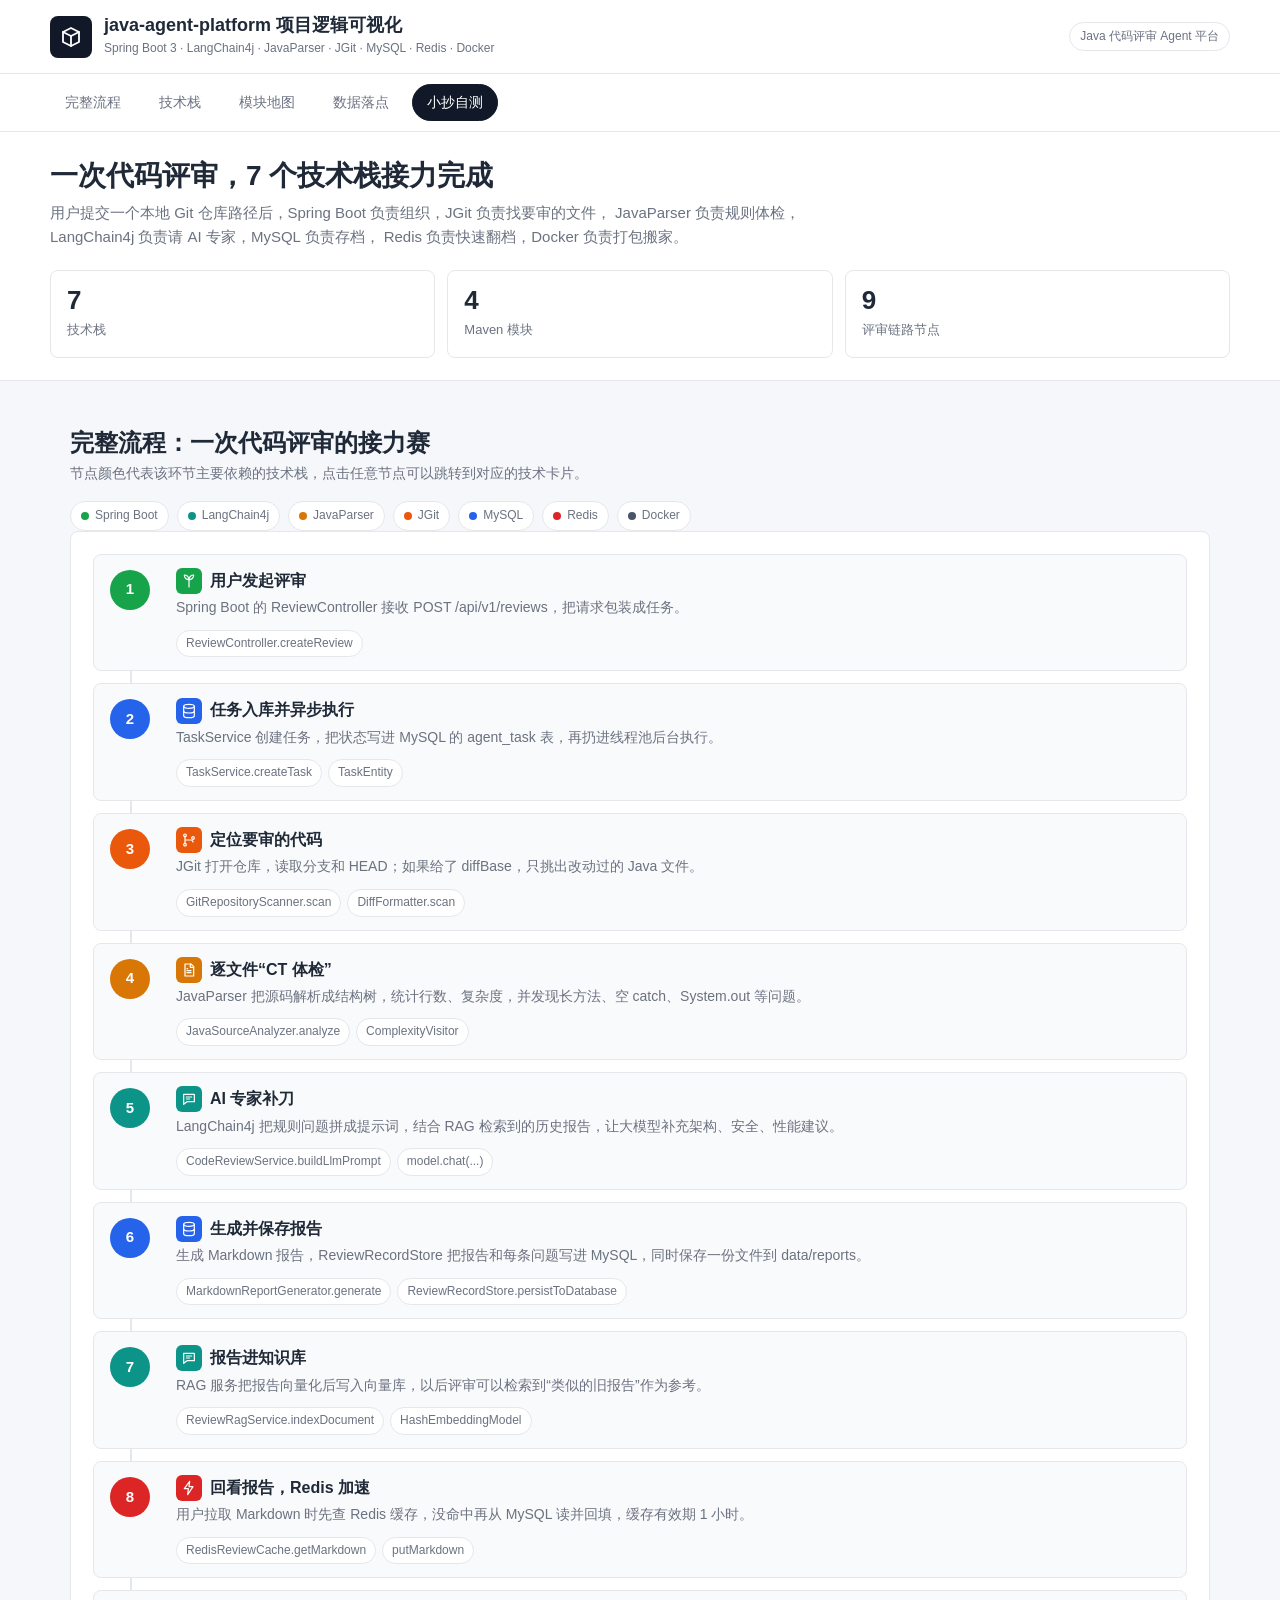
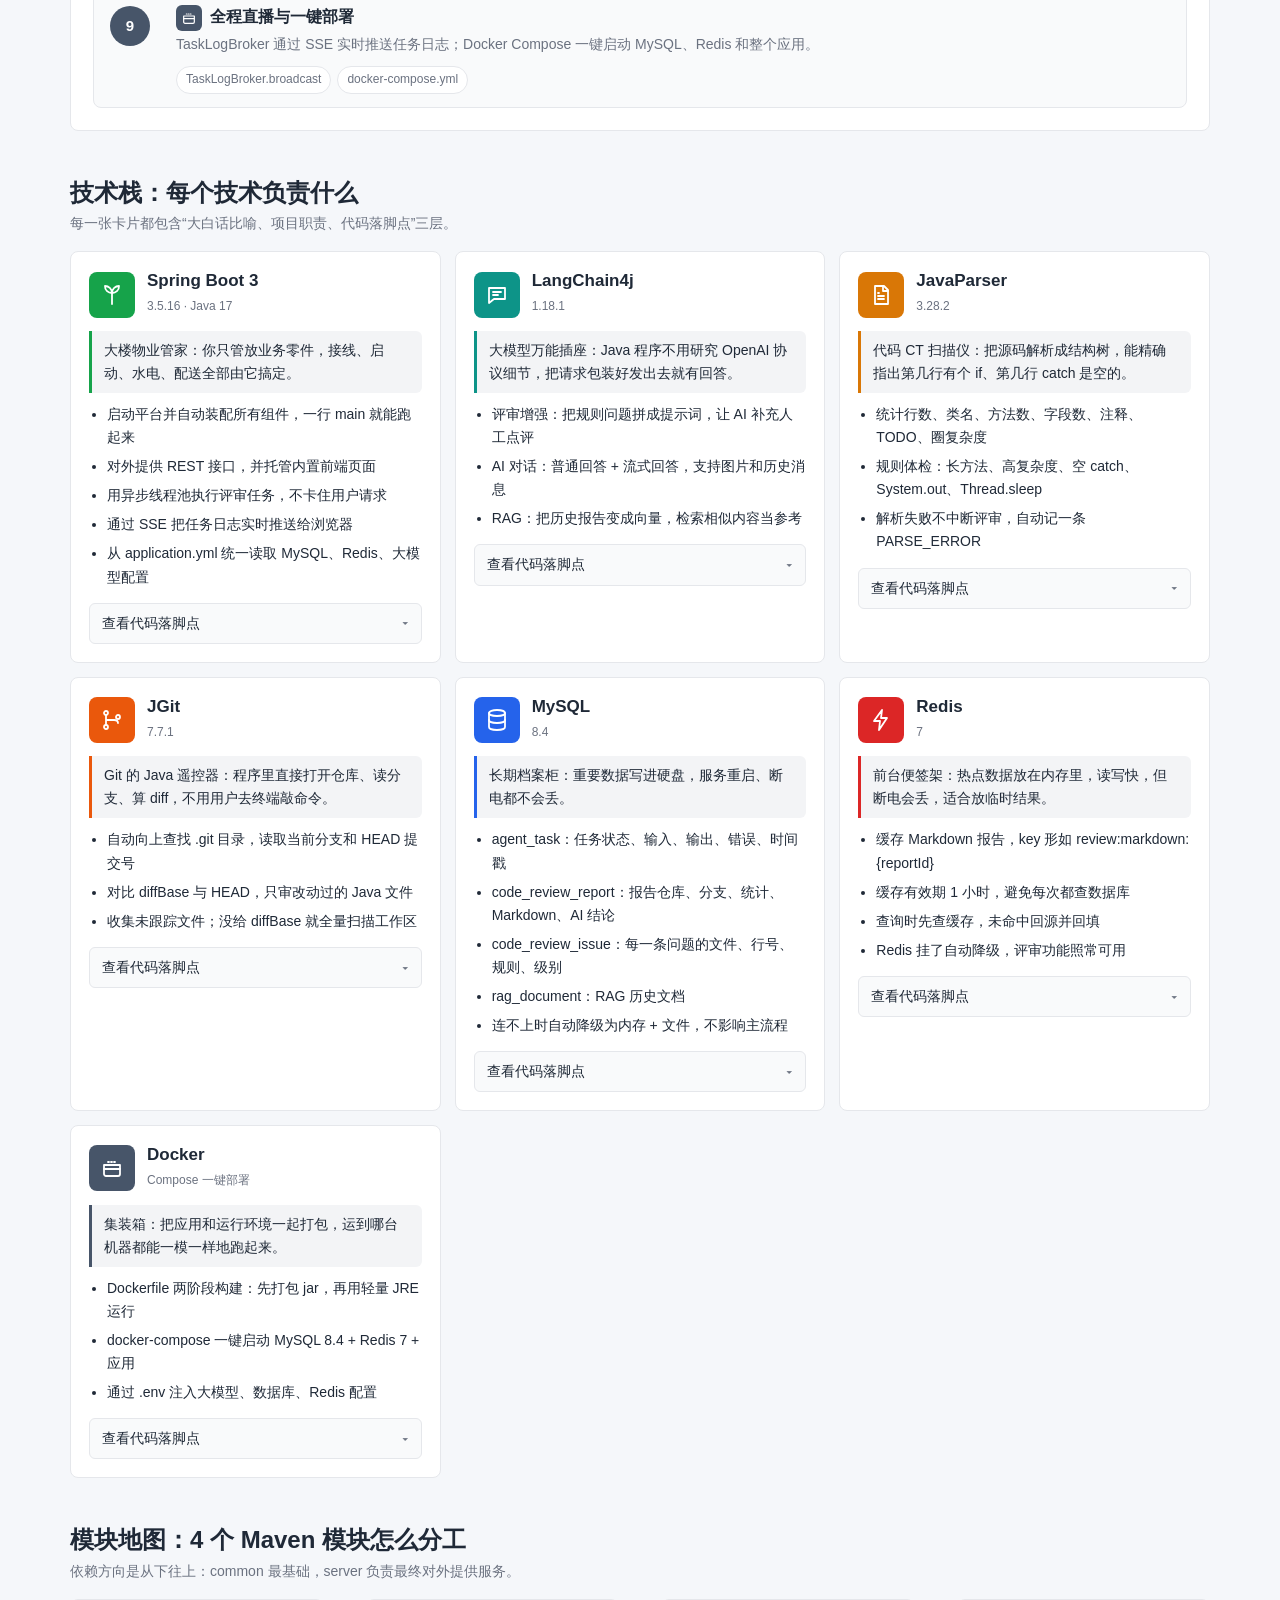
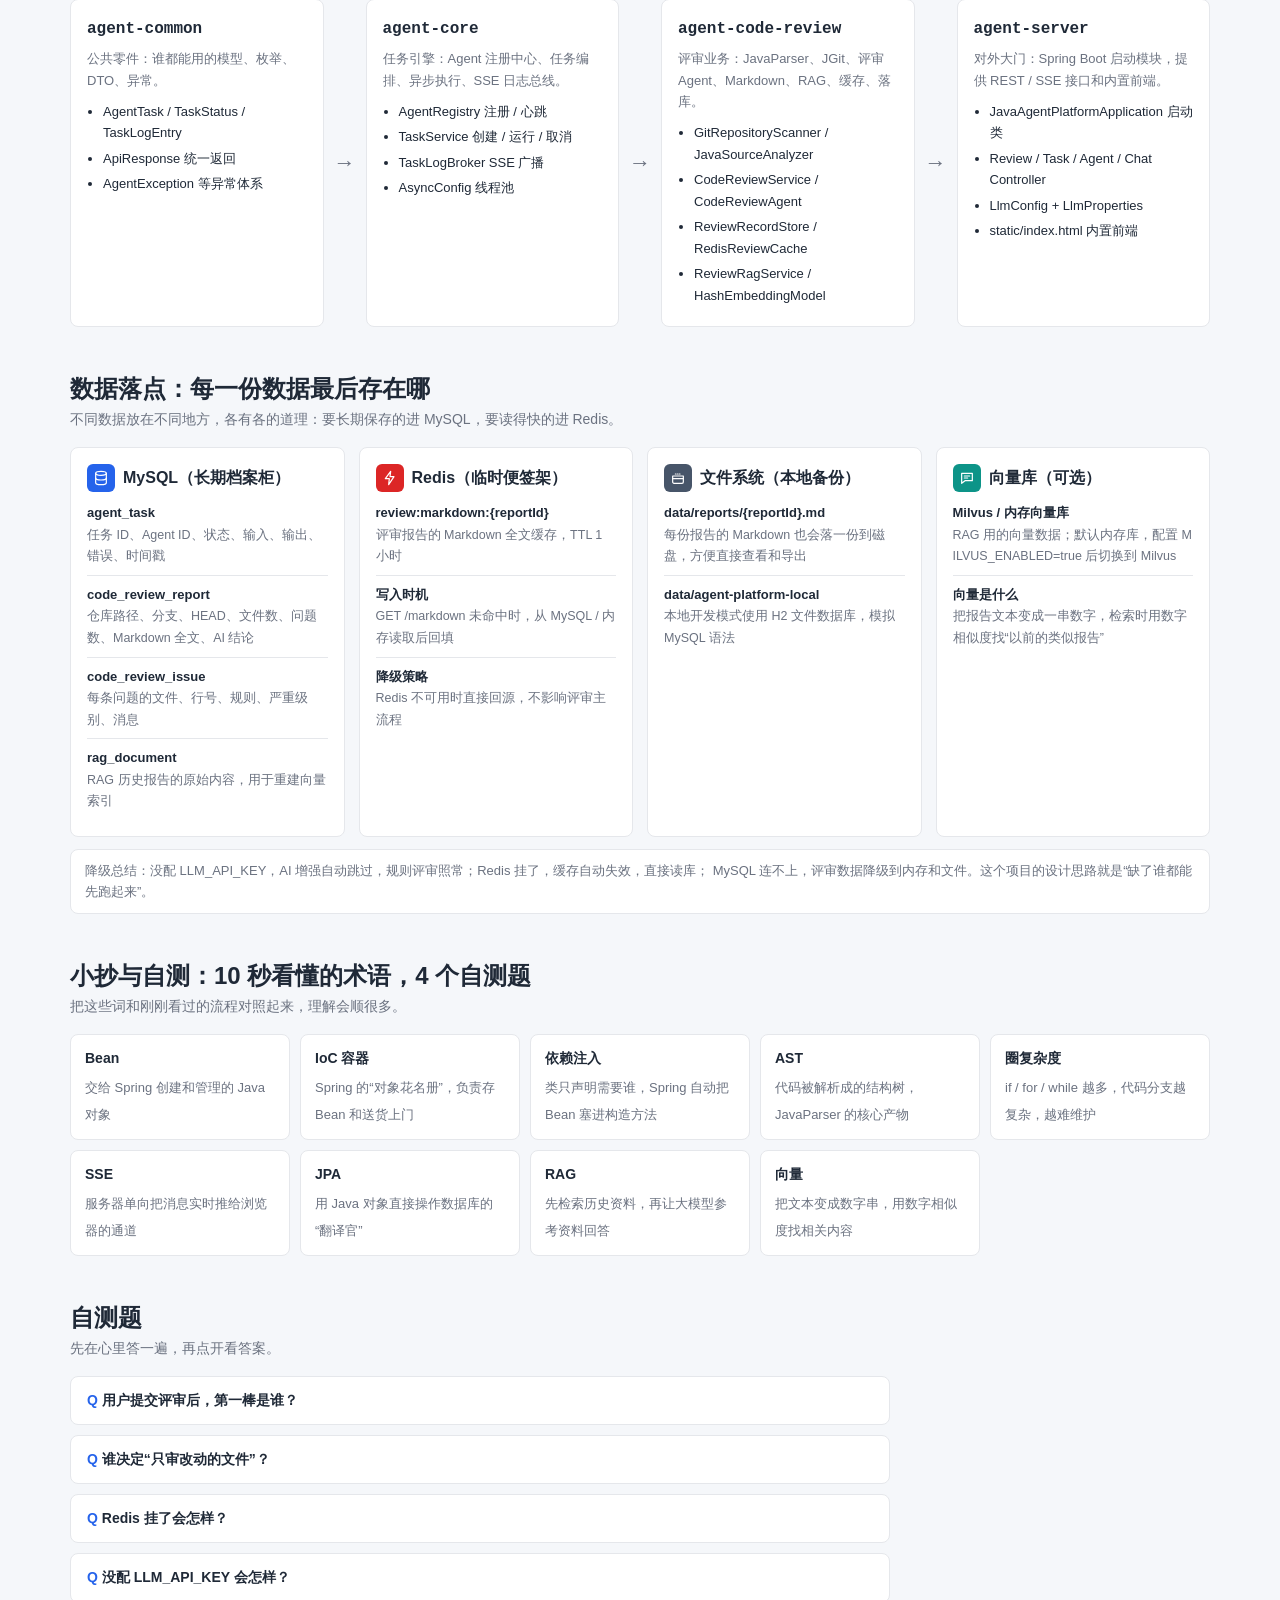
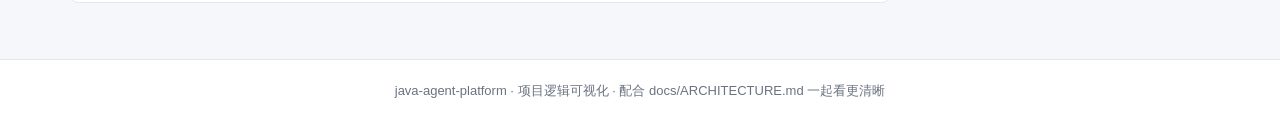
<file: docs/project-visualization.html>
<!DOCTYPE html>
<html lang="zh-CN">
<head>
<meta charset="UTF-8">
<meta name="viewport" content="width=device-width, initial-scale=1.0">
<meta name="color-scheme" content="light">
<title>java-agent-platform 项目逻辑可视化</title>
<style>
  :root {
    --bg: #f5f7fa;
    --surface: #ffffff;
    --ink: #1f2937;
    --muted: #6b7280;
    --line: #e5e7eb;
    --soft: #f3f4f6;
    --spring: #16a34a;
    --langchain: #0d9488;
    --javaparser: #d97706;
    --jgit: #ea580c;
    --mysql: #2563eb;
    --redis: #dc2626;
    --docker: #475569;
  }

  * { box-sizing: border-box; }

  html { scroll-behavior: smooth; }

  body {
    margin: 0;
    background: var(--bg);
    color: var(--ink);
    font-family: -apple-system, BlinkMacSystemFont, "Segoe UI", "Microsoft YaHei", "PingFang SC", sans-serif;
    line-height: 1.65;
    letter-spacing: 0;
  }

  section { scroll-margin-top: 96px; }

  .wrap {
    max-width: 1180px;
    margin: 0 auto;
    padding: 0 20px;
  }

  .topbar {
    background: var(--surface);
    border-bottom: 1px solid var(--line);
  }

  .topbar-inner {
    display: flex;
    align-items: center;
    justify-content: space-between;
    gap: 16px;
    flex-wrap: wrap;
    padding: 14px 0;
  }

  .brand {
    display: flex;
    align-items: center;
    gap: 12px;
    min-width: 0;
  }

  .brand-logo {
    width: 42px;
    height: 42px;
    border-radius: 8px;
    background: #111827;
    color: #fff;
    display: grid;
    place-items: center;
    flex: none;
  }

  .brand-logo svg { width: 24px; height: 24px; }

  .brand h1 {
    margin: 0;
    font-size: 18px;
    line-height: 1.3;
  }

  .brand small {
    display: block;
    color: var(--muted);
    font-size: 12px;
    margin-top: 2px;
  }

  .badge {
    display: inline-flex;
    align-items: center;
    gap: 6px;
    font-size: 12px;
    color: var(--muted);
    border: 1px solid var(--line);
    border-radius: 999px;
    padding: 4px 10px;
    background: var(--surface);
    white-space: nowrap;
  }

  .site-nav {
    position: sticky;
    top: 0;
    z-index: 50;
    background: rgba(255, 255, 255, 0.94);
    backdrop-filter: blur(8px);
    border-bottom: 1px solid var(--line);
  }

  .nav-inner {
    display: flex;
    gap: 8px;
    overflow-x: auto;
    padding: 10px 0;
    scrollbar-width: thin;
  }

  .nav-link {
    flex: none;
    text-decoration: none;
    color: var(--muted);
    font-size: 14px;
    border: 1px solid transparent;
    border-radius: 999px;
    padding: 6px 14px;
    transition: background 0.2s, color 0.2s, border-color 0.2s;
  }

  .nav-link:hover { color: var(--ink); background: var(--soft); }

  .nav-link.active {
    background: #111827;
    color: #fff;
    border-color: #111827;
  }

  .hero {
    background: var(--surface);
    border-bottom: 1px solid var(--line);
  }

  .hero-inner {
    padding: 26px 0 22px;
  }

  .hero-title {
    font-size: 28px;
    margin: 0 0 6px;
    line-height: 1.3;
  }

  .hero-sub {
    color: var(--muted);
    margin: 0;
    max-width: 760px;
    font-size: 15px;
  }

  .stat-grid {
    display: grid;
    grid-template-columns: repeat(3, minmax(0, 1fr));
    gap: 12px;
    margin-top: 20px;
  }

  .stat {
    background: var(--surface);
    border: 1px solid var(--line);
    border-radius: 8px;
    padding: 14px 16px;
    min-width: 0;
  }

  .stat b {
    display: block;
    font-size: 26px;
    line-height: 1.2;
  }

  .stat span {
    color: var(--muted);
    font-size: 13px;
  }

  .section-head {
    margin: 46px 0 16px;
  }

  .section-head h2 {
    font-size: 24px;
    margin: 0 0 4px;
    line-height: 1.3;
  }

  .section-head p {
    color: var(--muted);
    margin: 0;
    font-size: 14px;
  }

  .legend {
    display: flex;
    flex-wrap: wrap;
    gap: 8px;
    margin-top: 12px;
  }

  .legend-item {
    display: inline-flex;
    align-items: center;
    gap: 6px;
    font-size: 12px;
    color: var(--muted);
    background: var(--surface);
    border: 1px solid var(--line);
    border-radius: 999px;
    padding: 4px 10px;
  }

  .legend-dot {
    width: 8px;
    height: 8px;
    border-radius: 50%;
    flex: none;
  }

  .flow-card {
    background: var(--surface);
    border: 1px solid var(--line);
    border-radius: 8px;
    padding: 22px;
    position: relative;
  }

  .flow {
    position: relative;
    display: flex;
    flex-direction: column;
    gap: 12px;
  }

  .flow::before {
    content: "";
    position: absolute;
    left: 37px;
    top: 34px;
    bottom: 34px;
    width: 2px;
    background: var(--line);
  }

  .flow-dot {
    position: absolute;
    left: 32px;
    width: 10px;
    height: 10px;
    border-radius: 50%;
    background: #111827;
    animation: travel 12s linear infinite;
    z-index: 1;
  }

  @keyframes travel {
    0% { top: 4%; opacity: 0; }
    8% { opacity: 1; }
    92% { opacity: 1; }
    100% { top: 96%; opacity: 0; }
  }

  .flow-node {
    position: relative;
    z-index: 2;
    width: 100%;
    display: grid;
    grid-template-columns: 52px 1fr;
    gap: 14px;
    align-items: start;
    text-align: left;
    background: #f9fafb;
    border: 1px solid var(--line);
    border-radius: 8px;
    padding: 13px 16px;
    cursor: pointer;
    font: inherit;
    color: inherit;
    transition: transform 0.18s, border-color 0.18s, box-shadow 0.18s;
  }

  .flow-node:hover {
    transform: translateY(-2px);
    border-color: #9ca3af;
    box-shadow: 0 6px 16px rgba(17, 24, 39, 0.08);
  }

  .flow-node:focus-visible {
    outline: 3px solid rgba(37, 99, 235, 0.4);
    outline-offset: 1px;
  }

  .flow-num {
    width: 40px;
    height: 40px;
    border-radius: 50%;
    display: grid;
    place-items: center;
    color: #fff;
    font-weight: 700;
    font-size: 15px;
    margin-top: 2px;
  }

  .flow-title {
    margin: 0;
    font-weight: 700;
    font-size: 16px;
    display: flex;
    flex-wrap: wrap;
    align-items: center;
    gap: 8px;
  }

  .flow-title .icon-badge {
    width: 26px;
    height: 26px;
    border-radius: 6px;
  }

  .flow-title .icon-badge svg { width: 16px; height: 16px; }

  .flow-sub {
    color: var(--muted);
    font-size: 14px;
    margin: 5px 0 0;
  }

  .flow-chips {
    display: flex;
    flex-wrap: wrap;
    gap: 6px;
    margin-top: 9px;
  }

  .chip {
    font-size: 12px;
    padding: 3px 9px;
    border-radius: 999px;
    background: var(--surface);
    border: 1px solid var(--line);
    color: var(--muted);
    white-space: nowrap;
  }

  .tech-grid {
    display: grid;
    grid-template-columns: repeat(auto-fit, minmax(320px, 1fr));
    gap: 14px;
  }

  .tech-card {
    background: var(--surface);
    border: 1px solid var(--line);
    border-radius: 8px;
    padding: 18px;
    min-width: 0;
    transition: border-color 0.2s, box-shadow 0.2s;
  }

  .tech-card.flash {
    animation: card-flash 1.3s ease;
  }

  @keyframes card-flash {
    0%, 100% { box-shadow: none; }
    30% { box-shadow: 0 0 0 5px rgba(17, 24, 39, 0.16); }
  }

  .card-top {
    display: flex;
    align-items: center;
    gap: 12px;
  }

  .icon-badge {
    width: 46px;
    height: 46px;
    border-radius: 8px;
    color: #fff;
    display: grid;
    place-items: center;
    flex: none;
  }

  .icon-badge svg { width: 24px; height: 24px; }

  .card-meta { min-width: 0; }

  .card-meta h3 {
    margin: 0;
    font-size: 17px;
    line-height: 1.3;
  }

  .card-meta .version {
    color: var(--muted);
    font-size: 12px;
  }

  .metaphor {
    margin: 12px 0 0;
    padding: 8px 12px;
    background: var(--soft);
    border-left: 3px solid var(--accent, #111827);
    border-radius: 0 6px 6px 0;
    font-size: 14px;
  }

  .role-list {
    margin: 10px 0 0;
    padding-left: 18px;
    font-size: 14px;
  }

  .role-list li { margin-bottom: 6px; }

  .toggle {
    margin-top: 14px;
    width: 100%;
    display: flex;
    align-items: center;
    justify-content: space-between;
    gap: 8px;
    font: inherit;
    font-size: 14px;
    color: var(--ink);
    background: #f9fafb;
    border: 1px solid var(--line);
    border-radius: 6px;
    padding: 8px 12px;
    cursor: pointer;
  }

  .toggle:hover { border-color: #9ca3af; }

  .toggle-arrow {
    color: var(--muted);
    font-size: 13px;
  }

  .details {
    max-height: 0;
    overflow: hidden;
    transition: max-height 0.35s ease;
  }

  .details.open { max-height: 900px; }

  .details-inner {
    margin-top: 12px;
    padding-top: 12px;
    border-top: 1px dashed var(--line);
    font-size: 13px;
  }

  .details-inner h4 {
    margin: 0 0 8px;
    font-size: 13px;
    color: var(--muted);
    font-weight: 600;
  }

  .code-line {
    display: inline-block;
    margin: 2px 0;
    padding: 2px 7px;
    background: var(--soft);
    border-radius: 4px;
    font-family: Consolas, "Courier New", monospace;
    font-size: 12.5px;
    word-break: break-all;
    line-height: 1.6;
  }

  .module-map {
    display: flex;
    flex-wrap: wrap;
    align-items: stretch;
    gap: 10px;
  }

  .module-card {
    flex: 1 1 220px;
    background: var(--surface);
    border: 1px solid var(--line);
    border-radius: 8px;
    padding: 16px;
    min-width: 0;
  }

  .module-card h3 {
    margin: 0 0 6px;
    font-size: 16px;
    font-family: Consolas, "Courier New", monospace;
  }

  .module-card p {
    margin: 0 0 10px;
    color: var(--muted);
    font-size: 13px;
  }

  .module-card ul {
    margin: 0;
    padding-left: 16px;
    font-size: 13px;
  }

  .module-card li { margin-bottom: 4px; }

  .module-arrow {
    align-self: center;
    color: var(--muted);
    font-size: 22px;
    flex: none;
    line-height: 1;
  }

  .data-grid {
    display: grid;
    grid-template-columns: repeat(auto-fit, minmax(250px, 1fr));
    gap: 14px;
  }

  .data-card {
    background: var(--surface);
    border: 1px solid var(--line);
    border-radius: 8px;
    padding: 16px;
    min-width: 0;
  }

  .data-card h3 {
    margin: 0 0 10px;
    font-size: 16px;
    display: flex;
    align-items: center;
    gap: 8px;
  }

  .data-card h3 .icon-badge {
    width: 28px;
    height: 28px;
    border-radius: 6px;
  }

  .data-card h3 .icon-badge svg { width: 16px; height: 16px; }

  .data-row {
    border-top: 1px solid var(--line);
    padding: 8px 0;
    font-size: 13px;
  }

  .data-row:first-of-type { border-top: 0; padding-top: 0; }

  .data-row b {
    display: block;
    font-size: 13px;
  }

  .data-row span {
    color: var(--muted);
    font-size: 12.5px;
    word-break: break-all;
  }

  .note {
    margin-top: 12px;
    font-size: 13px;
    color: var(--muted);
    background: var(--surface);
    border: 1px solid var(--line);
    border-radius: 8px;
    padding: 10px 14px;
  }

  .gloss-grid {
    display: grid;
    grid-template-columns: repeat(auto-fit, minmax(220px, 1fr));
    gap: 10px;
  }

  .gloss-item {
    background: var(--surface);
    border: 1px solid var(--line);
    border-radius: 8px;
    padding: 12px 14px;
  }

  .gloss-item b {
    display: block;
    margin-bottom: 4px;
    font-size: 14px;
  }

  .gloss-item span {
    color: var(--muted);
    font-size: 13px;
  }

  .qa-list { max-width: 820px; }

  .qa {
    background: var(--surface);
    border: 1px solid var(--line);
    border-radius: 8px;
    margin-bottom: 10px;
    overflow: hidden;
  }

  .qa summary {
    cursor: pointer;
    padding: 12px 16px;
    font-weight: 600;
    font-size: 14px;
    list-style: none;
  }

  .qa summary::-webkit-details-marker { display: none; }

  .qa summary::before {
    content: "Q  ";
    color: var(--mysql);
    font-weight: 800;
  }

  .qa[open] summary {
    border-bottom: 1px solid var(--line);
    background: #f9fafb;
  }

  .qa-body {
    padding: 12px 16px;
    font-size: 14px;
    color: var(--ink);
  }

  .qa-body::before {
    content: "A  ";
    color: var(--spring);
    font-weight: 800;
  }

  footer {
    margin-top: 56px;
    border-top: 1px solid var(--line);
    background: var(--surface);
  }

  .footer-inner {
    padding: 20px 0;
    color: var(--muted);
    font-size: 13px;
    text-align: center;
  }

  .c-spring { background: var(--spring); }
  .c-langchain { background: var(--langchain); }
  .c-javaparser { background: var(--javaparser); }
  .c-jgit { background: var(--jgit); }
  .c-mysql { background: var(--mysql); }
  .c-redis { background: var(--redis); }
  .c-docker { background: var(--docker); }

  .dot-spring { background: var(--spring); }
  .dot-langchain { background: var(--langchain); }
  .dot-javaparser { background: var(--javaparser); }
  .dot-jgit { background: var(--jgit); }
  .dot-mysql { background: var(--mysql); }
  .dot-redis { background: var(--redis); }
  .dot-docker { background: var(--docker); }

  @media (max-width: 760px) {
    .hero-title { font-size: 23px; }
    .stat-grid { grid-template-columns: 1fr; }
    .flow-card { padding: 16px; }
    .flow::before { left: 30px; }
    .flow-dot { left: 25px; }
    .flow-node { grid-template-columns: 44px 1fr; gap: 10px; padding: 12px; }
    .flow-num { width: 34px; height: 34px; font-size: 13px; }
    .module-arrow { transform: rotate(90deg); }
    .tech-grid { grid-template-columns: 1fr; }
  }

  @media (prefers-reduced-motion: reduce) {
    html { scroll-behavior: auto; }
    .flow-dot { display: none; }
    .tech-card.flash { animation: none; }
  }
</style>
</head>
<body>

<div class="topbar">
  <div class="wrap topbar-inner">
    <div class="brand">
      <div class="brand-logo" data-icon="box"></div>
      <div>
        <h1>java-agent-platform 项目逻辑可视化</h1>
        <small>Spring Boot 3 · LangChain4j · JavaParser · JGit · MySQL · Redis · Docker</small>
      </div>
    </div>
    <span class="badge">Java 代码评审 Agent 平台</span>
  </div>
</div>

<nav class="site-nav" aria-label="页面导航">
  <div class="wrap nav-inner">
    <a class="nav-link active" href="#flow">完整流程</a>
    <a class="nav-link" href="#tech">技术栈</a>
    <a class="nav-link" href="#modules">模块地图</a>
    <a class="nav-link" href="#data">数据落点</a>
    <a class="nav-link" href="#cheatsheet">小抄自测</a>
  </div>
</nav>

<header class="hero">
  <div class="wrap hero-inner">
    <h2 class="hero-title">一次代码评审，7 个技术栈接力完成</h2>
    <p class="hero-sub">
      用户提交一个本地 Git 仓库路径后，Spring Boot 负责组织，JGit 负责找要审的文件，
      JavaParser 负责规则体检，LangChain4j 负责请 AI 专家，MySQL 负责存档，
      Redis 负责快速翻档，Docker 负责打包搬家。
    </p>
    <div class="stat-grid">
      <div class="stat"><b>7</b><span>技术栈</span></div>
      <div class="stat"><b>4</b><span>Maven 模块</span></div>
      <div class="stat"><b>9</b><span>评审链路节点</span></div>
    </div>
  </div>
</header>

<main class="wrap">

  <section id="flow">
    <div class="section-head">
      <h2>完整流程：一次代码评审的接力赛</h2>
      <p>节点颜色代表该环节主要依赖的技术栈，点击任意节点可以跳转到对应的技术卡片。</p>
    </div>

    <div class="legend">
      <span class="legend-item"><span class="legend-dot dot-spring"></span>Spring Boot</span>
      <span class="legend-item"><span class="legend-dot dot-langchain"></span>LangChain4j</span>
      <span class="legend-item"><span class="legend-dot dot-javaparser"></span>JavaParser</span>
      <span class="legend-item"><span class="legend-dot dot-jgit"></span>JGit</span>
      <span class="legend-item"><span class="legend-dot dot-mysql"></span>MySQL</span>
      <span class="legend-item"><span class="legend-dot dot-redis"></span>Redis</span>
      <span class="legend-item"><span class="legend-dot dot-docker"></span>Docker</span>
    </div>

    <div class="flow-card">
      <div class="flow">
        <div class="flow-dot"></div>

        <button class="flow-node" data-tech="spring" type="button">
          <span class="flow-num c-spring">1</span>
          <span>
            <span class="flow-title"><span class="icon-badge c-spring" data-icon="spring"></span>用户发起评审</span>
            <span class="flow-sub">Spring Boot 的 ReviewController 接收 POST /api/v1/reviews，把请求包装成任务。</span>
            <span class="flow-chips"><span class="chip">ReviewController.createReview</span></span>
          </span>
        </button>

        <button class="flow-node" data-tech="spring mysql" type="button">
          <span class="flow-num c-mysql">2</span>
          <span>
            <span class="flow-title"><span class="icon-badge c-mysql" data-icon="mysql"></span>任务入库并异步执行</span>
            <span class="flow-sub">TaskService 创建任务，把状态写进 MySQL 的 agent_task 表，再扔进线程池后台执行。</span>
            <span class="flow-chips"><span class="chip">TaskService.createTask</span><span class="chip">TaskEntity</span></span>
          </span>
        </button>

        <button class="flow-node" data-tech="jgit" type="button">
          <span class="flow-num c-jgit">3</span>
          <span>
            <span class="flow-title"><span class="icon-badge c-jgit" data-icon="jgit"></span>定位要审的代码</span>
            <span class="flow-sub">JGit 打开仓库，读取分支和 HEAD；如果给了 diffBase，只挑出改动过的 Java 文件。</span>
            <span class="flow-chips"><span class="chip">GitRepositoryScanner.scan</span><span class="chip">DiffFormatter.scan</span></span>
          </span>
        </button>

        <button class="flow-node" data-tech="javaparser" type="button">
          <span class="flow-num c-javaparser">4</span>
          <span>
            <span class="flow-title"><span class="icon-badge c-javaparser" data-icon="javaparser"></span>逐文件“CT 体检”</span>
            <span class="flow-sub">JavaParser 把源码解析成结构树，统计行数、复杂度，并发现长方法、空 catch、System.out 等问题。</span>
            <span class="flow-chips"><span class="chip">JavaSourceAnalyzer.analyze</span><span class="chip">ComplexityVisitor</span></span>
          </span>
        </button>

        <button class="flow-node" data-tech="langchain" type="button">
          <span class="flow-num c-langchain">5</span>
          <span>
            <span class="flow-title"><span class="icon-badge c-langchain" data-icon="langchain"></span>AI 专家补刀</span>
            <span class="flow-sub">LangChain4j 把规则问题拼成提示词，结合 RAG 检索到的历史报告，让大模型补充架构、安全、性能建议。</span>
            <span class="flow-chips"><span class="chip">CodeReviewService.buildLlmPrompt</span><span class="chip">model.chat(...)</span></span>
          </span>
        </button>

        <button class="flow-node" data-tech="mysql" type="button">
          <span class="flow-num c-mysql">6</span>
          <span>
            <span class="flow-title"><span class="icon-badge c-mysql" data-icon="mysql"></span>生成并保存报告</span>
            <span class="flow-sub">生成 Markdown 报告，ReviewRecordStore 把报告和每条问题写进 MySQL，同时保存一份文件到 data/reports。</span>
            <span class="flow-chips"><span class="chip">MarkdownReportGenerator.generate</span><span class="chip">ReviewRecordStore.persistToDatabase</span></span>
          </span>
        </button>

        <button class="flow-node" data-tech="langchain" type="button">
          <span class="flow-num c-langchain">7</span>
          <span>
            <span class="flow-title"><span class="icon-badge c-langchain" data-icon="langchain"></span>报告进知识库</span>
            <span class="flow-sub">RAG 服务把报告向量化后写入向量库，以后评审可以检索到“类似的旧报告”作为参考。</span>
            <span class="flow-chips"><span class="chip">ReviewRagService.indexDocument</span><span class="chip">HashEmbeddingModel</span></span>
          </span>
        </button>

        <button class="flow-node" data-tech="redis" type="button">
          <span class="flow-num c-redis">8</span>
          <span>
            <span class="flow-title"><span class="icon-badge c-redis" data-icon="redis"></span>回看报告，Redis 加速</span>
            <span class="flow-sub">用户拉取 Markdown 时先查 Redis 缓存，没命中再从 MySQL 读并回填，缓存有效期 1 小时。</span>
            <span class="flow-chips"><span class="chip">RedisReviewCache.getMarkdown</span><span class="chip">putMarkdown</span></span>
          </span>
        </button>

        <button class="flow-node" data-tech="spring docker" type="button">
          <span class="flow-num c-docker">9</span>
          <span>
            <span class="flow-title"><span class="icon-badge c-docker" data-icon="docker"></span>全程直播与一键部署</span>
            <span class="flow-sub">TaskLogBroker 通过 SSE 实时推送任务日志；Docker Compose 一键启动 MySQL、Redis 和整个应用。</span>
            <span class="flow-chips"><span class="chip">TaskLogBroker.broadcast</span><span class="chip">docker-compose.yml</span></span>
          </span>
        </button>
      </div>
    </div>
  </section>

  <section id="tech">
    <div class="section-head">
      <h2>技术栈：每个技术负责什么</h2>
      <p>每一张卡片都包含“大白话比喻、项目职责、代码落脚点”三层。</p>
    </div>

    <div class="tech-grid">

      <article class="tech-card" id="tech-spring" style="--accent: var(--spring)">
        <div class="card-top">
          <div class="icon-badge c-spring" data-icon="spring"></div>
          <div class="card-meta">
            <h3>Spring Boot 3</h3>
            <span class="version">3.5.16 · Java 17</span>
          </div>
        </div>
        <p class="metaphor">大楼物业管家：你只管放业务零件，接线、启动、水电、配送全部由它搞定。</p>
        <ul class="role-list">
          <li>启动平台并自动装配所有组件，一行 main 就能跑起来</li>
          <li>对外提供 REST 接口，并托管内置前端页面</li>
          <li>用异步线程池执行评审任务，不卡住用户请求</li>
          <li>通过 SSE 把任务日志实时推送给浏览器</li>
          <li>从 application.yml 统一读取 MySQL、Redis、大模型配置</li>
        </ul>
        <button class="toggle" data-target="detail-spring" type="button" aria-expanded="false">
          <span>查看代码落脚点</span><span class="toggle-arrow">▾</span>
        </button>
        <div class="details" id="detail-spring">
          <div class="details-inner">
            <h4>入口与配置</h4>
            <span class="code-line">agent-server/.../JavaAgentPlatformApplication.java（@SpringBootApplication + main）</span>
            <span class="code-line">agent-server/src/main/resources/application.yml</span>
            <h4>关键类与方法</h4>
            <span class="code-line">ReviewController.createReview</span>
            <span class="code-line">TaskService.createTask / runTask</span>
            <span class="code-line">TaskLogBroker.broadcast / subscribe</span>
            <span class="code-line">AsyncConfig.agentTaskExecutor</span>
            <span class="code-line">GlobalExceptionHandler</span>
          </div>
        </div>
      </article>

      <article class="tech-card" id="tech-langchain" style="--accent: var(--langchain)">
        <div class="card-top">
          <div class="icon-badge c-langchain" data-icon="langchain"></div>
          <div class="card-meta">
            <h3>LangChain4j</h3>
            <span class="version">1.18.1</span>
          </div>
        </div>
        <p class="metaphor">大模型万能插座：Java 程序不用研究 OpenAI 协议细节，把请求包装好发出去就有回答。</p>
        <ul class="role-list">
          <li>评审增强：把规则问题拼成提示词，让 AI 补充人工点评</li>
          <li>AI 对话：普通回答 + 流式回答，支持图片和历史消息</li>
          <li>RAG：把历史报告变成向量，检索相似内容当参考</li>
        </ul>
        <button class="toggle" data-target="detail-langchain" type="button" aria-expanded="false">
          <span>查看代码落脚点</span><span class="toggle-arrow">▾</span>
        </button>
        <div class="details" id="detail-langchain">
          <div class="details-inner">
            <h4>模型装配</h4>
            <span class="code-line">agent-server/.../config/LlmConfig.java（OpenAiChatModel / OpenAiStreamingChatModel）</span>
            <span class="code-line">LlmKeyCondition：没配 API Key 就不创建模型 Bean</span>
            <h4>关键类与方法</h4>
            <span class="code-line">CodeReviewService.buildLlmPrompt / model.chat</span>
            <span class="code-line">ChatService.chat / stream / buildLlmRequest</span>
            <span class="code-line">ReviewRagService.indexDocument / search</span>
            <span class="code-line">HashEmbeddingModel（本地免联网向量模型）</span>
            <span class="code-line">MilvusRagConfig（可选向量库）</span>
          </div>
        </div>
      </article>

      <article class="tech-card" id="tech-javaparser" style="--accent: var(--javaparser)">
        <div class="card-top">
          <div class="icon-badge c-javaparser" data-icon="javaparser"></div>
          <div class="card-meta">
            <h3>JavaParser</h3>
            <span class="version">3.28.2</span>
          </div>
        </div>
        <p class="metaphor">代码 CT 扫描仪：把源码解析成结构树，能精确指出第几行有个 if、第几行 catch 是空的。</p>
        <ul class="role-list">
          <li>统计行数、类名、方法数、字段数、注释、TODO、圈复杂度</li>
          <li>规则体检：长方法、高复杂度、空 catch、System.out、Thread.sleep</li>
          <li>解析失败不中断评审，自动记一条 PARSE_ERROR</li>
        </ul>
        <button class="toggle" data-target="detail-javaparser" type="button" aria-expanded="false">
          <span>查看代码落脚点</span><span class="toggle-arrow">▾</span>
        </button>
        <div class="details" id="detail-javaparser">
          <div class="details-inner">
            <h4>关键类与方法</h4>
            <span class="code-line">agent-code-review/.../util/JavaSourceAnalyzer.java</span>
            <span class="code-line">analyze（入口）</span>
            <span class="code-line">collectMethodIssues（长方法 / 高复杂度）</span>
            <span class="code-line">collectCatchIssues（空 catch / printStackTrace）</span>
            <span class="code-line">collectCallIssues（System.out / Thread.sleep）</span>
            <span class="code-line">ComplexityVisitor（圈复杂度统计）</span>
            <span class="code-line">模型：JavaFileSnapshot / CodeReviewIssue / Severity</span>
          </div>
        </div>
      </article>

      <article class="tech-card" id="tech-jgit" style="--accent: var(--jgit)">
        <div class="card-top">
          <div class="icon-badge c-jgit" data-icon="jgit"></div>
          <div class="card-meta">
            <h3>JGit</h3>
            <span class="version">7.7.1</span>
          </div>
        </div>
        <p class="metaphor">Git 的 Java 遥控器：程序里直接打开仓库、读分支、算 diff，不用用户去终端敲命令。</p>
        <ul class="role-list">
          <li>自动向上查找 .git 目录，读取当前分支和 HEAD 提交号</li>
          <li>对比 diffBase 与 HEAD，只审改动过的 Java 文件</li>
          <li>收集未跟踪文件；没给 diffBase 就全量扫描工作区</li>
        </ul>
        <button class="toggle" data-target="detail-jgit" type="button" aria-expanded="false">
          <span>查看代码落脚点</span><span class="toggle-arrow">▾</span>
        </button>
        <div class="details" id="detail-jgit">
          <div class="details-inner">
            <h4>关键类与方法</h4>
            <span class="code-line">agent-code-review/.../util/GitRepositoryScanner.java</span>
            <span class="code-line">scan（入口）</span>
            <span class="code-line">collectChangedJavaFiles（diff 改动文件）</span>
            <span class="code-line">DiffFormatter.scan（对比两个提交）</span>
            <span class="code-line">findGitDir（向上找 .git）</span>
            <span class="code-line">listWorkingTreeJavaFiles（全量扫描）</span>
            <span class="code-line">模型：GitRepositoryInfo</span>
          </div>
        </div>
      </article>

      <article class="tech-card" id="tech-mysql" style="--accent: var(--mysql)">
        <div class="card-top">
          <div class="icon-badge c-mysql" data-icon="mysql"></div>
          <div class="card-meta">
            <h3>MySQL</h3>
            <span class="version">8.4</span>
          </div>
        </div>
        <p class="metaphor">长期档案柜：重要数据写进硬盘，服务重启、断电都不会丢。</p>
        <ul class="role-list">
          <li>agent_task：任务状态、输入、输出、错误、时间戳</li>
          <li>code_review_report：报告仓库、分支、统计、Markdown、AI 结论</li>
          <li>code_review_issue：每一条问题的文件、行号、规则、级别</li>
          <li>rag_document：RAG 历史文档</li>
          <li>连不上时自动降级为内存 + 文件，不影响主流程</li>
        </ul>
        <button class="toggle" data-target="detail-mysql" type="button" aria-expanded="false">
          <span>查看代码落脚点</span><span class="toggle-arrow">▾</span>
        </button>
        <div class="details" id="detail-mysql">
          <div class="details-inner">
            <h4>配置</h4>
            <span class="code-line">application.yml：datasource + jpa（ddl-auto: update）</span>
            <span class="code-line">agent-server/pom.xml：mysql-connector-j</span>
            <h4>关键类与方法</h4>
            <span class="code-line">TaskEntity / TaskRepository</span>
            <span class="code-line">TaskService.toEntity / taskRepository.save</span>
            <span class="code-line">ReviewReportEntity / ReviewIssueEntity</span>
            <span class="code-line">ReviewRecordStore.persistToDatabase</span>
            <span class="code-line">RagDocumentEntity / RagDocumentRepository</span>
          </div>
        </div>
      </article>

      <article class="tech-card" id="tech-redis" style="--accent: var(--redis)">
        <div class="card-top">
          <div class="icon-badge c-redis" data-icon="redis"></div>
          <div class="card-meta">
            <h3>Redis</h3>
            <span class="version">7</span>
          </div>
        </div>
        <p class="metaphor">前台便签架：热点数据放在内存里，读写快，但断电会丢，适合放临时结果。</p>
        <ul class="role-list">
          <li>缓存 Markdown 报告，key 形如 review:markdown:{reportId}</li>
          <li>缓存有效期 1 小时，避免每次都查数据库</li>
          <li>查询时先查缓存，未命中回源并回填</li>
          <li>Redis 挂了自动降级，评审功能照常可用</li>
        </ul>
        <button class="toggle" data-target="detail-redis" type="button" aria-expanded="false">
          <span>查看代码落脚点</span><span class="toggle-arrow">▾</span>
        </button>
        <div class="details" id="detail-redis">
          <div class="details-inner">
            <h4>关键类与方法</h4>
            <span class="code-line">agent-code-review/.../cache/RedisReviewCache.java</span>
            <span class="code-line">putMarkdown（写缓存，TTL 1 小时）</span>
            <span class="code-line">getMarkdown（读缓存）</span>
            <span class="code-line">ReviewController.getMarkdown（先查缓存再回填）</span>
            <span class="code-line">application.yml：spring.data.redis + app.cache.redis-enabled</span>
          </div>
        </div>
      </article>

      <article class="tech-card" id="tech-docker" style="--accent: var(--docker)">
        <div class="card-top">
          <div class="icon-badge c-docker" data-icon="docker"></div>
          <div class="card-meta">
            <h3>Docker</h3>
            <span class="version">Compose 一键部署</span>
          </div>
        </div>
        <p class="metaphor">集装箱：把应用和运行环境一起打包，运到哪台机器都能一模一样地跑起来。</p>
        <ul class="role-list">
          <li>Dockerfile 两阶段构建：先打包 jar，再用轻量 JRE 运行</li>
          <li>docker-compose 一键启动 MySQL 8.4 + Redis 7 + 应用</li>
          <li>通过 .env 注入大模型、数据库、Redis 配置</li>
        </ul>
        <button class="toggle" data-target="detail-docker" type="button" aria-expanded="false">
          <span>查看代码落脚点</span><span class="toggle-arrow">▾</span>
        </button>
        <div class="details" id="detail-docker">
          <div class="details-inner">
            <h4>关键文件</h4>
            <span class="code-line">Dockerfile：FROM maven:3.9-eclipse-temurin-17 AS build</span>
            <span class="code-line">Dockerfile：FROM eclipse-temurin:17-jre（运行阶段）</span>
            <span class="code-line">docker-compose.yml：mysql / redis / app 三个服务</span>
            <span class="code-line">.env.example：环境变量模板</span>
            <span class="code-line">docs/DEPLOY_DOCKER.md：部署文档</span>
          </div>
        </div>
      </article>

    </div>
  </section>

  <section id="modules">
    <div class="section-head">
      <h2>模块地图：4 个 Maven 模块怎么分工</h2>
      <p>依赖方向是从下往上：common 最基础，server 负责最终对外提供服务。</p>
    </div>

    <div class="module-map">
      <div class="module-card">
        <h3>agent-common</h3>
        <p>公共零件：谁都能用的模型、枚举、DTO、异常。</p>
        <ul>
          <li>AgentTask / TaskStatus / TaskLogEntry</li>
          <li>ApiResponse 统一返回</li>
          <li>AgentException 等异常体系</li>
        </ul>
      </div>
      <div class="module-arrow">→</div>
      <div class="module-card">
        <h3>agent-core</h3>
        <p>任务引擎：Agent 注册中心、任务编排、异步执行、SSE 日志总线。</p>
        <ul>
          <li>AgentRegistry 注册 / 心跳</li>
          <li>TaskService 创建 / 运行 / 取消</li>
          <li>TaskLogBroker SSE 广播</li>
          <li>AsyncConfig 线程池</li>
        </ul>
      </div>
      <div class="module-arrow">→</div>
      <div class="module-card">
        <h3>agent-code-review</h3>
        <p>评审业务：JavaParser、JGit、评审 Agent、Markdown、RAG、缓存、落库。</p>
        <ul>
          <li>GitRepositoryScanner / JavaSourceAnalyzer</li>
          <li>CodeReviewService / CodeReviewAgent</li>
          <li>ReviewRecordStore / RedisReviewCache</li>
          <li>ReviewRagService / HashEmbeddingModel</li>
        </ul>
      </div>
      <div class="module-arrow">→</div>
      <div class="module-card">
        <h3>agent-server</h3>
        <p>对外大门：Spring Boot 启动模块，提供 REST / SSE 接口和内置前端。</p>
        <ul>
          <li>JavaAgentPlatformApplication 启动类</li>
          <li>Review / Task / Agent / Chat Controller</li>
          <li>LlmConfig + LlmProperties</li>
          <li>static/index.html 内置前端</li>
        </ul>
      </div>
    </div>
  </section>

  <section id="data">
    <div class="section-head">
      <h2>数据落点：每一份数据最后存在哪</h2>
      <p>不同数据放在不同地方，各有各的道理：要长期保存的进 MySQL，要读得快的进 Redis。</p>
    </div>

    <div class="data-grid">
      <div class="data-card">
        <h3><span class="icon-badge c-mysql" data-icon="mysql"></span>MySQL（长期档案柜）</h3>
        <div class="data-row">
          <b>agent_task</b>
          <span>任务 ID、Agent ID、状态、输入、输出、错误、时间戳</span>
        </div>
        <div class="data-row">
          <b>code_review_report</b>
          <span>仓库路径、分支、HEAD、文件数、问题数、Markdown 全文、AI 结论</span>
        </div>
        <div class="data-row">
          <b>code_review_issue</b>
          <span>每条问题的文件、行号、规则、严重级别、消息</span>
        </div>
        <div class="data-row">
          <b>rag_document</b>
          <span>RAG 历史报告的原始内容，用于重建向量索引</span>
        </div>
      </div>

      <div class="data-card">
        <h3><span class="icon-badge c-redis" data-icon="redis"></span>Redis（临时便签架）</h3>
        <div class="data-row">
          <b>review:markdown:{reportId}</b>
          <span>评审报告的 Markdown 全文缓存，TTL 1 小时</span>
        </div>
        <div class="data-row">
          <b>写入时机</b>
          <span>GET /markdown 未命中时，从 MySQL / 内存读取后回填</span>
        </div>
        <div class="data-row">
          <b>降级策略</b>
          <span>Redis 不可用时直接回源，不影响评审主流程</span>
        </div>
      </div>

      <div class="data-card">
        <h3><span class="icon-badge c-docker" data-icon="docker"></span>文件系统（本地备份）</h3>
        <div class="data-row">
          <b>data/reports/{reportId}.md</b>
          <span>每份报告的 Markdown 也会落一份到磁盘，方便直接查看和导出</span>
        </div>
        <div class="data-row">
          <b>data/agent-platform-local</b>
          <span>本地开发模式使用 H2 文件数据库，模拟 MySQL 语法</span>
        </div>
      </div>

      <div class="data-card">
        <h3><span class="icon-badge c-langchain" data-icon="langchain"></span>向量库（可选）</h3>
        <div class="data-row">
          <b>Milvus / 内存向量库</b>
          <span>RAG 用的向量数据；默认内存库，配置 MILVUS_ENABLED=true 后切换到 Milvus</span>
        </div>
        <div class="data-row">
          <b>向量是什么</b>
          <span>把报告文本变成一串数字，检索时用数字相似度找“以前的类似报告”</span>
        </div>
      </div>
    </div>

    <div class="note">
      降级总结：没配 LLM_API_KEY，AI 增强自动跳过，规则评审照常；Redis 挂了，缓存自动失效，直接读库；
      MySQL 连不上，评审数据降级到内存和文件。这个项目的设计思路就是“缺了谁都能先跑起来”。
    </div>
  </section>

  <section id="cheatsheet">
    <div class="section-head">
      <h2>小抄与自测：10 秒看懂的术语，4 个自测题</h2>
      <p>把这些词和刚刚看过的流程对照起来，理解会顺很多。</p>
    </div>

    <div class="gloss-grid">
      <div class="gloss-item"><b>Bean</b><span>交给 Spring 创建和管理的 Java 对象</span></div>
      <div class="gloss-item"><b>IoC 容器</b><span>Spring 的“对象花名册”，负责存 Bean 和送货上门</span></div>
      <div class="gloss-item"><b>依赖注入</b><span>类只声明需要谁，Spring 自动把 Bean 塞进构造方法</span></div>
      <div class="gloss-item"><b>AST</b><span>代码被解析成的结构树，JavaParser 的核心产物</span></div>
      <div class="gloss-item"><b>圈复杂度</b><span>if / for / while 越多，代码分支越复杂，越难维护</span></div>
      <div class="gloss-item"><b>SSE</b><span>服务器单向把消息实时推给浏览器的通道</span></div>
      <div class="gloss-item"><b>JPA</b><span>用 Java 对象直接操作数据库的“翻译官”</span></div>
      <div class="gloss-item"><b>RAG</b><span>先检索历史资料，再让大模型参考资料回答</span></div>
      <div class="gloss-item"><b>向量</b><span>把文本变成数字串，用数字相似度找相关内容</span></div>
    </div>

    <div class="section-head">
      <h2>自测题</h2>
      <p>先在心里答一遍，再点开看答案。</p>
    </div>

    <div class="qa-list">
      <details class="qa">
        <summary>用户提交评审后，第一棒是谁？</summary>
        <div class="qa-body">Spring Boot 的 ReviewController 接收 POST /api/v1/reviews，然后交给 TaskService 创建任务、异步执行。</div>
      </details>
      <details class="qa">
        <summary>谁决定“只审改动的文件”？</summary>
        <div class="qa-body">JGit。GitRepositoryScanner 用 DiffFormatter 对比 diffBase 和 HEAD，只挑出变化过的 Java 文件。</div>
      </details>
      <details class="qa">
        <summary>Redis 挂了会怎样？</summary>
        <div class="qa-body">RedisReviewCache 捕获异常后返回空，系统直接读 MySQL / 内存，评审功能不受影响。</div>
      </details>
      <details class="qa">
        <summary>没配 LLM_API_KEY 会怎样？</summary>
        <div class="qa-body">LlmKeyCondition 不创建大模型 Bean，CodeReviewService 跳过 AI 增强，只输出规则分析结果。</div>
      </details>
    </div>
  </section>

</main>

<footer>
  <div class="wrap footer-inner">
    java-agent-platform · 项目逻辑可视化 · 配合 docs/ARCHITECTURE.md 一起看更清晰
  </div>
</footer>

<script>
  const ICONS = {
    box: '<svg viewBox="0 0 24 24" fill="none" stroke="currentColor" stroke-width="1.8" stroke-linecap="round" stroke-linejoin="round"><path d="M12 3 4 7v10l8 4 8-4V7l-8-4Z"/><path d="M4 7l8 4 8-4"/><path d="M12 11v10"/></svg>',
    spring: '<svg viewBox="0 0 24 24" fill="none" stroke="currentColor" stroke-width="1.8" stroke-linecap="round" stroke-linejoin="round"><path d="M12 21V10"/><path d="M12 10c0-4.5 3.5-7 7-7 .2 4.5-3.3 7-7 7Z"/><path d="M12 10c0-4.5-3.5-7-7-7-.2 4.5 3.3 7 7 7Z"/></svg>',
    langchain: '<svg viewBox="0 0 24 24" fill="none" stroke="currentColor" stroke-width="1.8" stroke-linecap="round" stroke-linejoin="round"><path d="M4 5h16v11H9l-5 4V5Z"/><path d="M8 9h8M8 12h5"/></svg>',
    javaparser: '<svg viewBox="0 0 24 24" fill="none" stroke="currentColor" stroke-width="1.8" stroke-linecap="round" stroke-linejoin="round"><path d="M6 3h9l4 4v14H6V3Z"/><path d="M14 3v5h5"/><path d="M9 13h6M9 16h6M9 10h1"/></svg>',
    jgit: '<svg viewBox="0 0 24 24" fill="none" stroke="currentColor" stroke-width="1.8" stroke-linecap="round" stroke-linejoin="round"><circle cx="6" cy="5" r="2"/><circle cx="6" cy="19" r="2"/><circle cx="18" cy="9" r="2"/><path d="M6 7v10M6 12h8c2 0 4 1 4 3"/></svg>',
    mysql: '<svg viewBox="0 0 24 24" fill="none" stroke="currentColor" stroke-width="1.8" stroke-linecap="round" stroke-linejoin="round"><ellipse cx="12" cy="5" rx="8" ry="3"/><path d="M4 5v14c0 1.7 3.6 3 8 3s8-1.3 8-3V5"/><path d="M4 12c0 1.7 3.6 3 8 3s8-1.3 8-3"/></svg>',
    redis: '<svg viewBox="0 0 24 24" fill="none" stroke="currentColor" stroke-width="1.8" stroke-linecap="round" stroke-linejoin="round"><path d="M13 2 5 13h6l-1 9 8-12h-6l1-8Z"/></svg>',
    docker: '<svg viewBox="0 0 24 24" fill="none" stroke="currentColor" stroke-width="1.8" stroke-linecap="round" stroke-linejoin="round"><path d="M4 9h16v9a2 2 0 0 1-2 2H6a2 2 0 0 1-2-2V9Z"/><path d="M4 13h16"/><path d="M8 6h1M11 6h1M14 6h1"/></svg>'
  };

  document.querySelectorAll('[data-icon]').forEach(function (el) {
    var key = el.getAttribute('data-icon');
    if (ICONS[key]) {
      el.innerHTML = ICONS[key];
    }
  });

  function toggleDetails(panel) {
    var open = panel.classList.toggle('open');
    var button = document.querySelector('.toggle[data-target="' + panel.id + '"]');
    if (button) {
      button.setAttribute('aria-expanded', open ? 'true' : 'false');
      button.querySelector('.toggle-arrow').textContent = open ? '▴' : '▾';
    }
    return open;
  }

  document.querySelectorAll('.toggle').forEach(function (button) {
    button.addEventListener('click', function () {
      var panel = document.getElementById(button.getAttribute('data-target'));
      if (panel) {
        toggleDetails(panel);
      }
    });
  });

  function flashCard(card) {
    card.classList.remove('flash');
    void card.offsetWidth;
    card.classList.add('flash');
    window.setTimeout(function () {
      card.classList.remove('flash');
    }, 1400);
  }

  document.querySelectorAll('.flow-node').forEach(function (node) {
    node.addEventListener('click', function () {
      var techs = node.getAttribute('data-tech').split(/\s+/);
      var firstCard = null;
      techs.forEach(function (tech) {
        var card = document.getElementById('tech-' + tech);
        if (card) {
          if (!firstCard) {
            firstCard = card;
          }
          flashCard(card);
        }
      });
      if (firstCard) {
        var panel = firstCard.querySelector('.details');
        if (panel && !panel.classList.contains('open')) {
          toggleDetails(panel);
        }
        firstCard.scrollIntoView({ behavior: 'smooth', block: 'center' });
      }
    });
  });

  var sectionLinks = document.querySelectorAll('.nav-link');
  var sections = [];
  sectionLinks.forEach(function (link) {
    var id = link.getAttribute('href').slice(1);
    var section = document.getElementById(id);
    if (section) {
      sections.push({ id: id, section: section, link: link });
    }
  });

  var observer = new IntersectionObserver(function (entries) {
    entries.forEach(function (entry) {
      if (entry.isIntersecting) {
        sections.forEach(function (item) {
          item.link.classList.toggle('active', item.id === entry.target.id);
        });
      }
    });
  }, { rootMargin: '-30% 0px -60% 0px' });

  sections.forEach(function (item) {
    observer.observe(item.section);
  });
</script>
</body>
</html>
</file>
